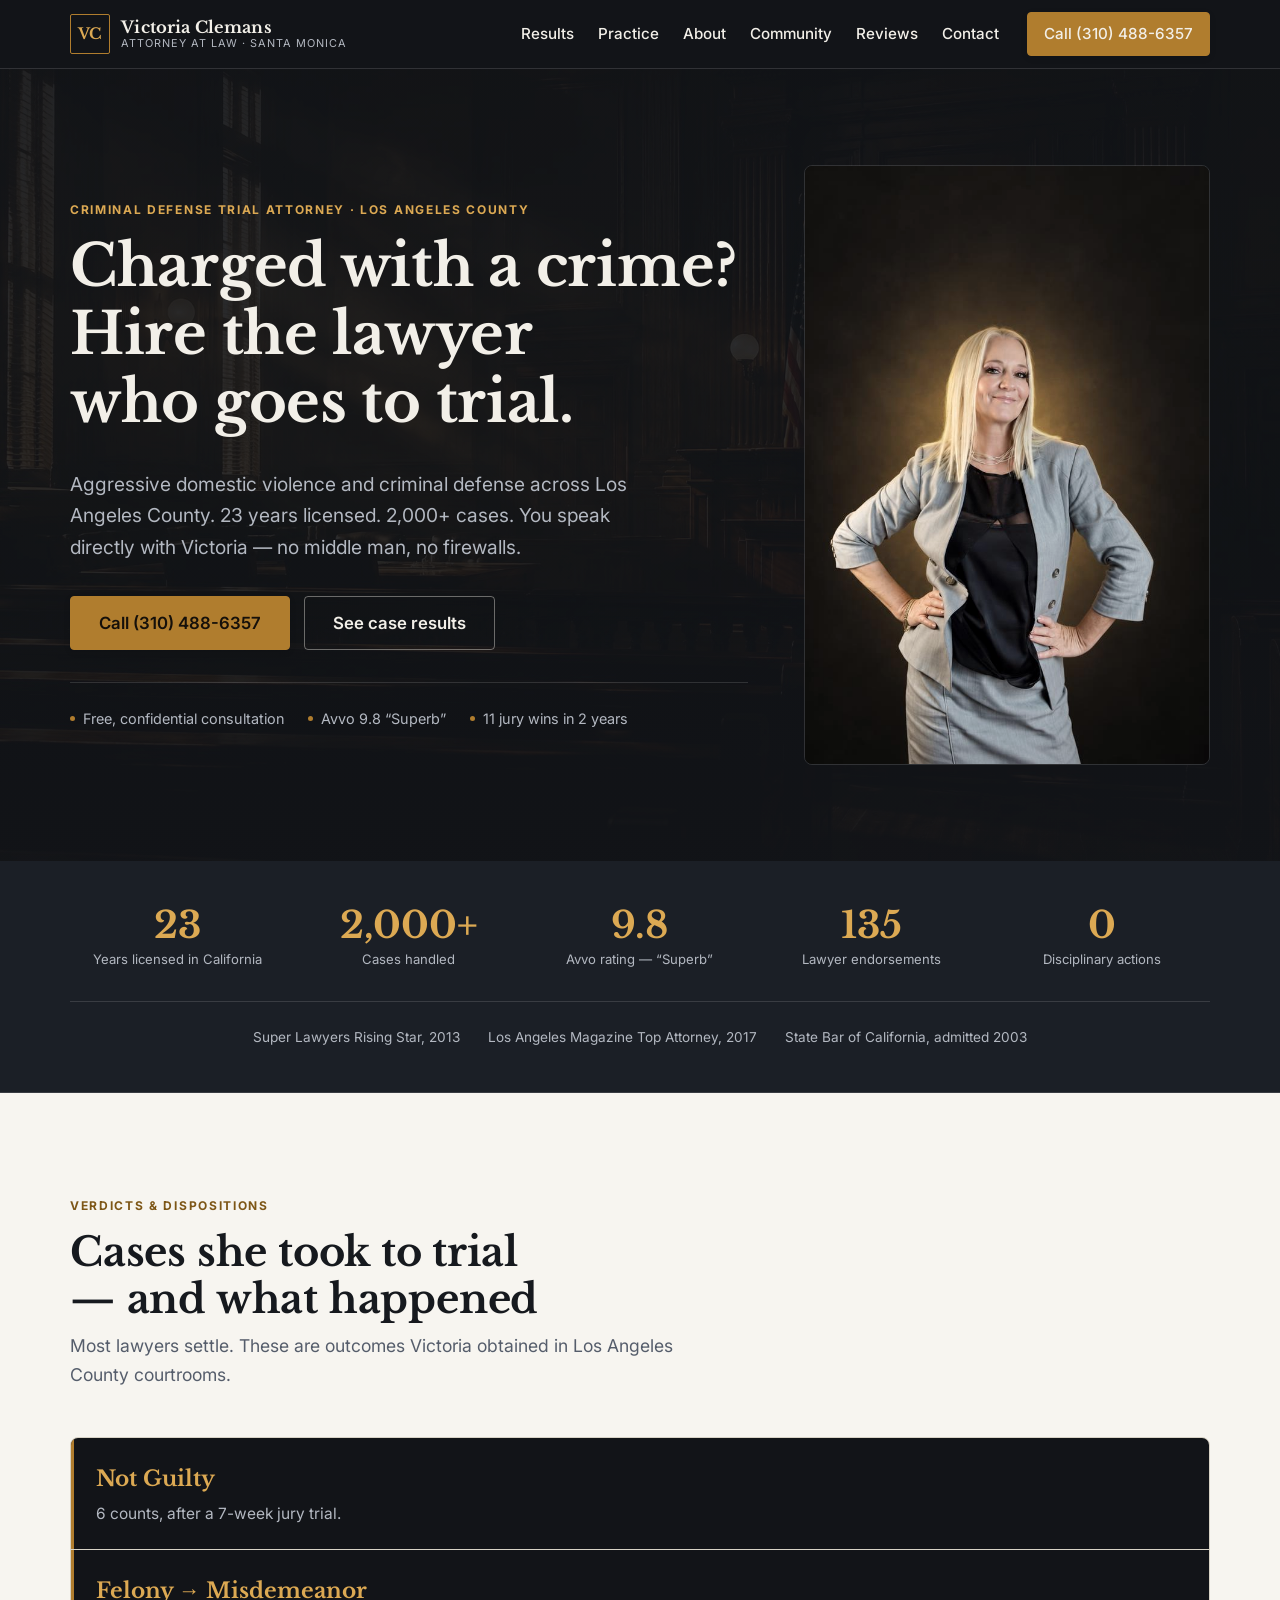
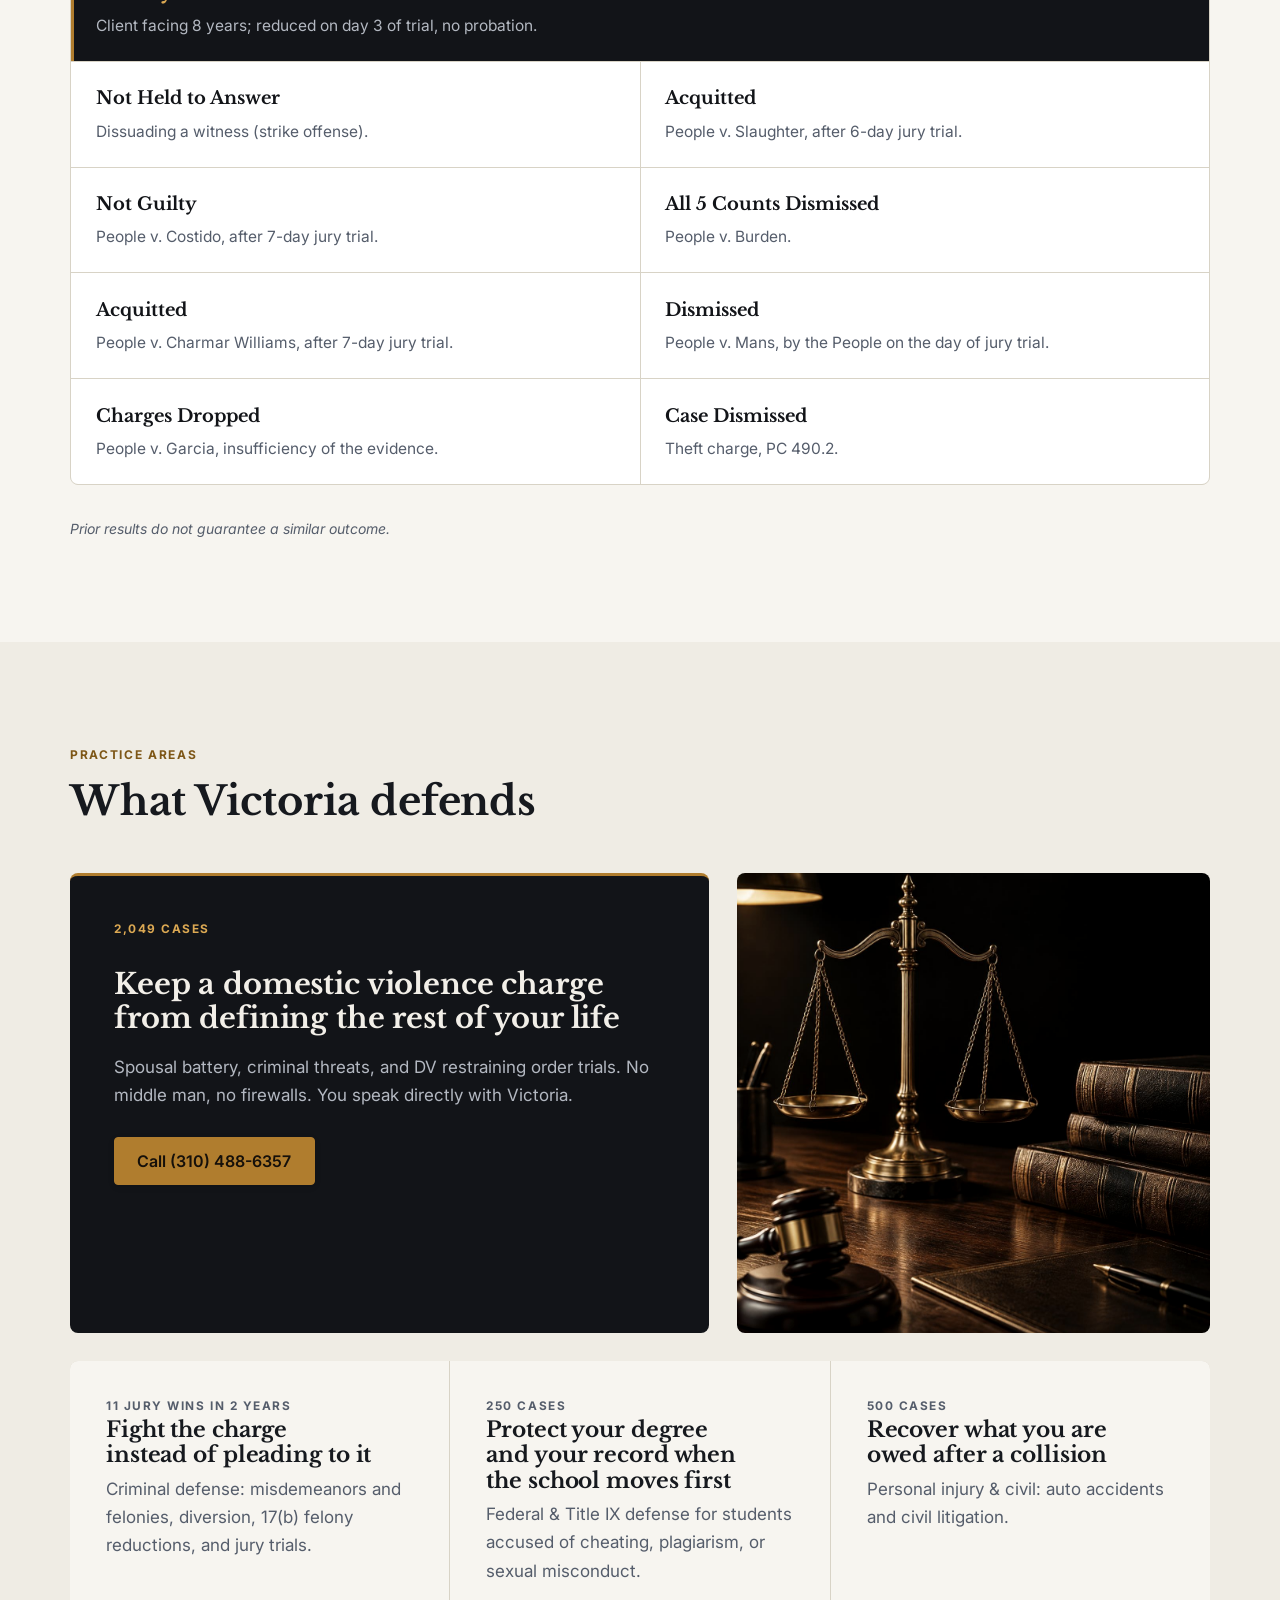
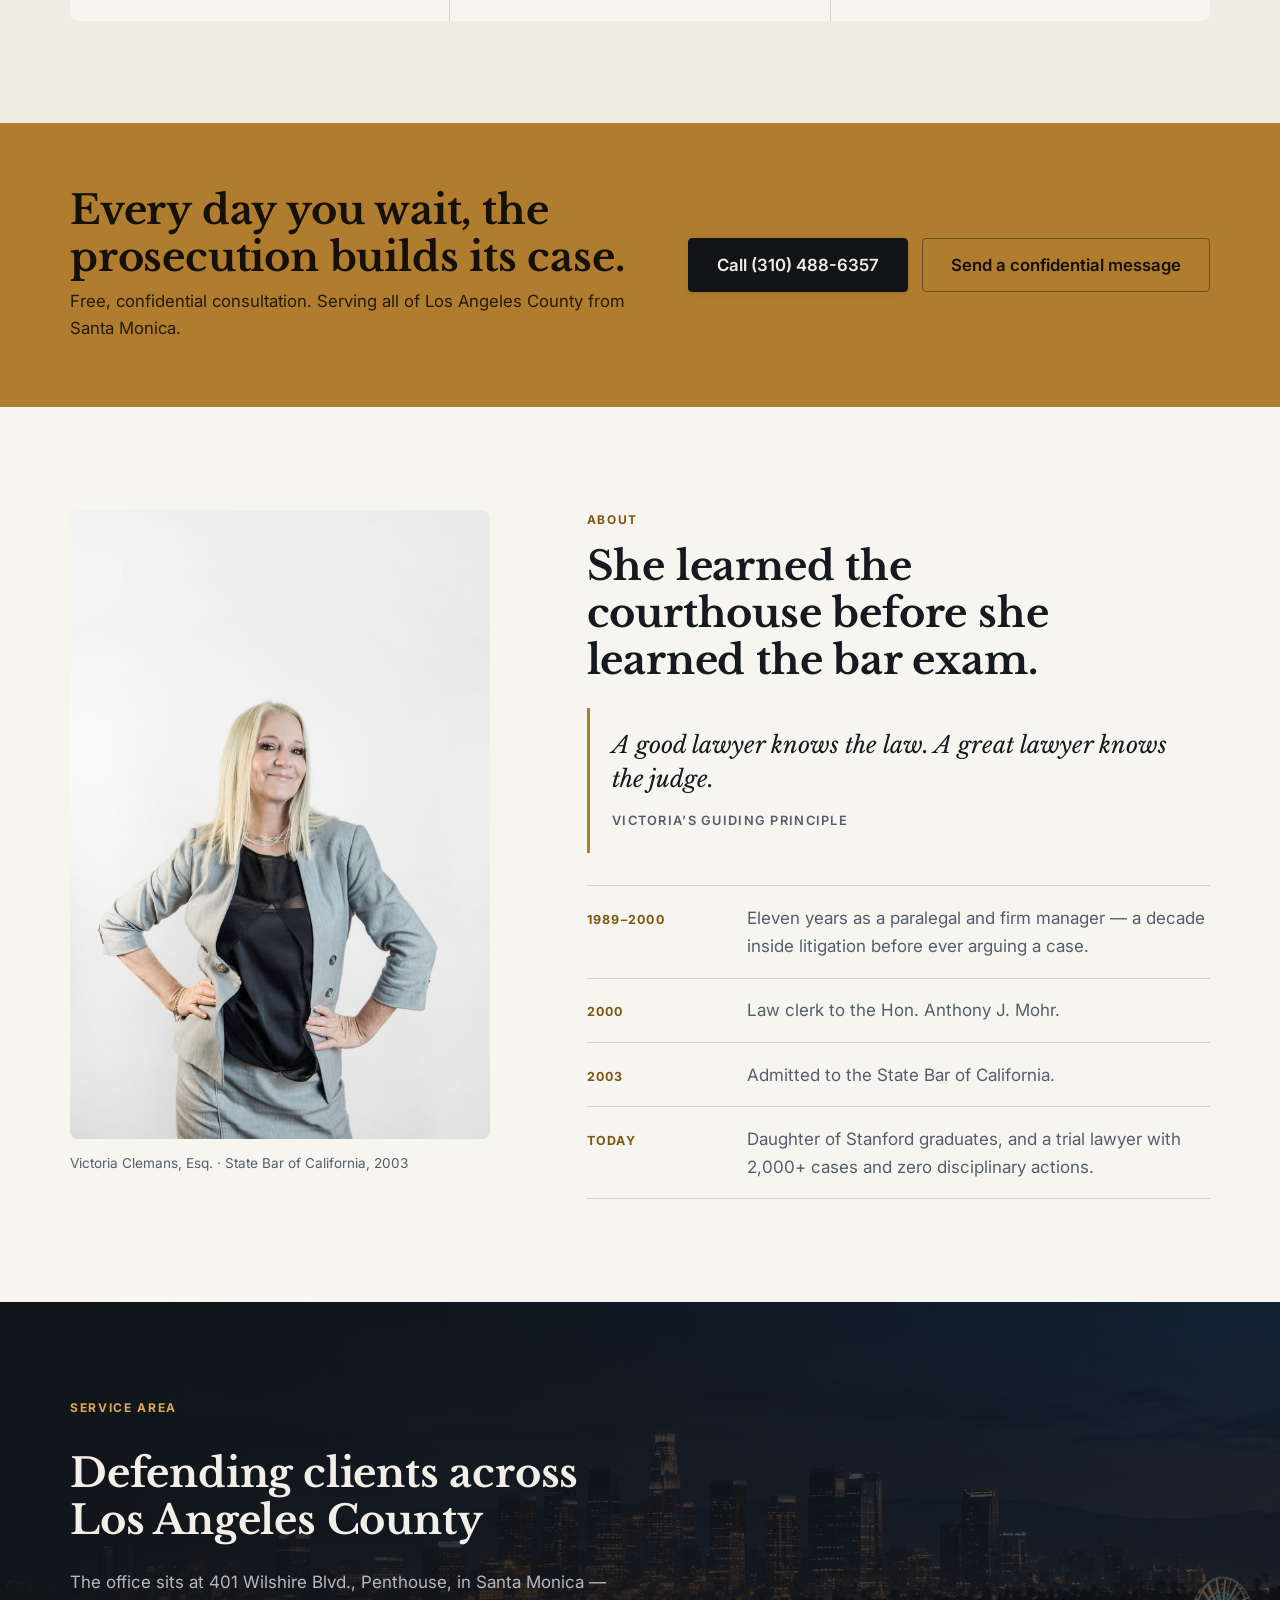
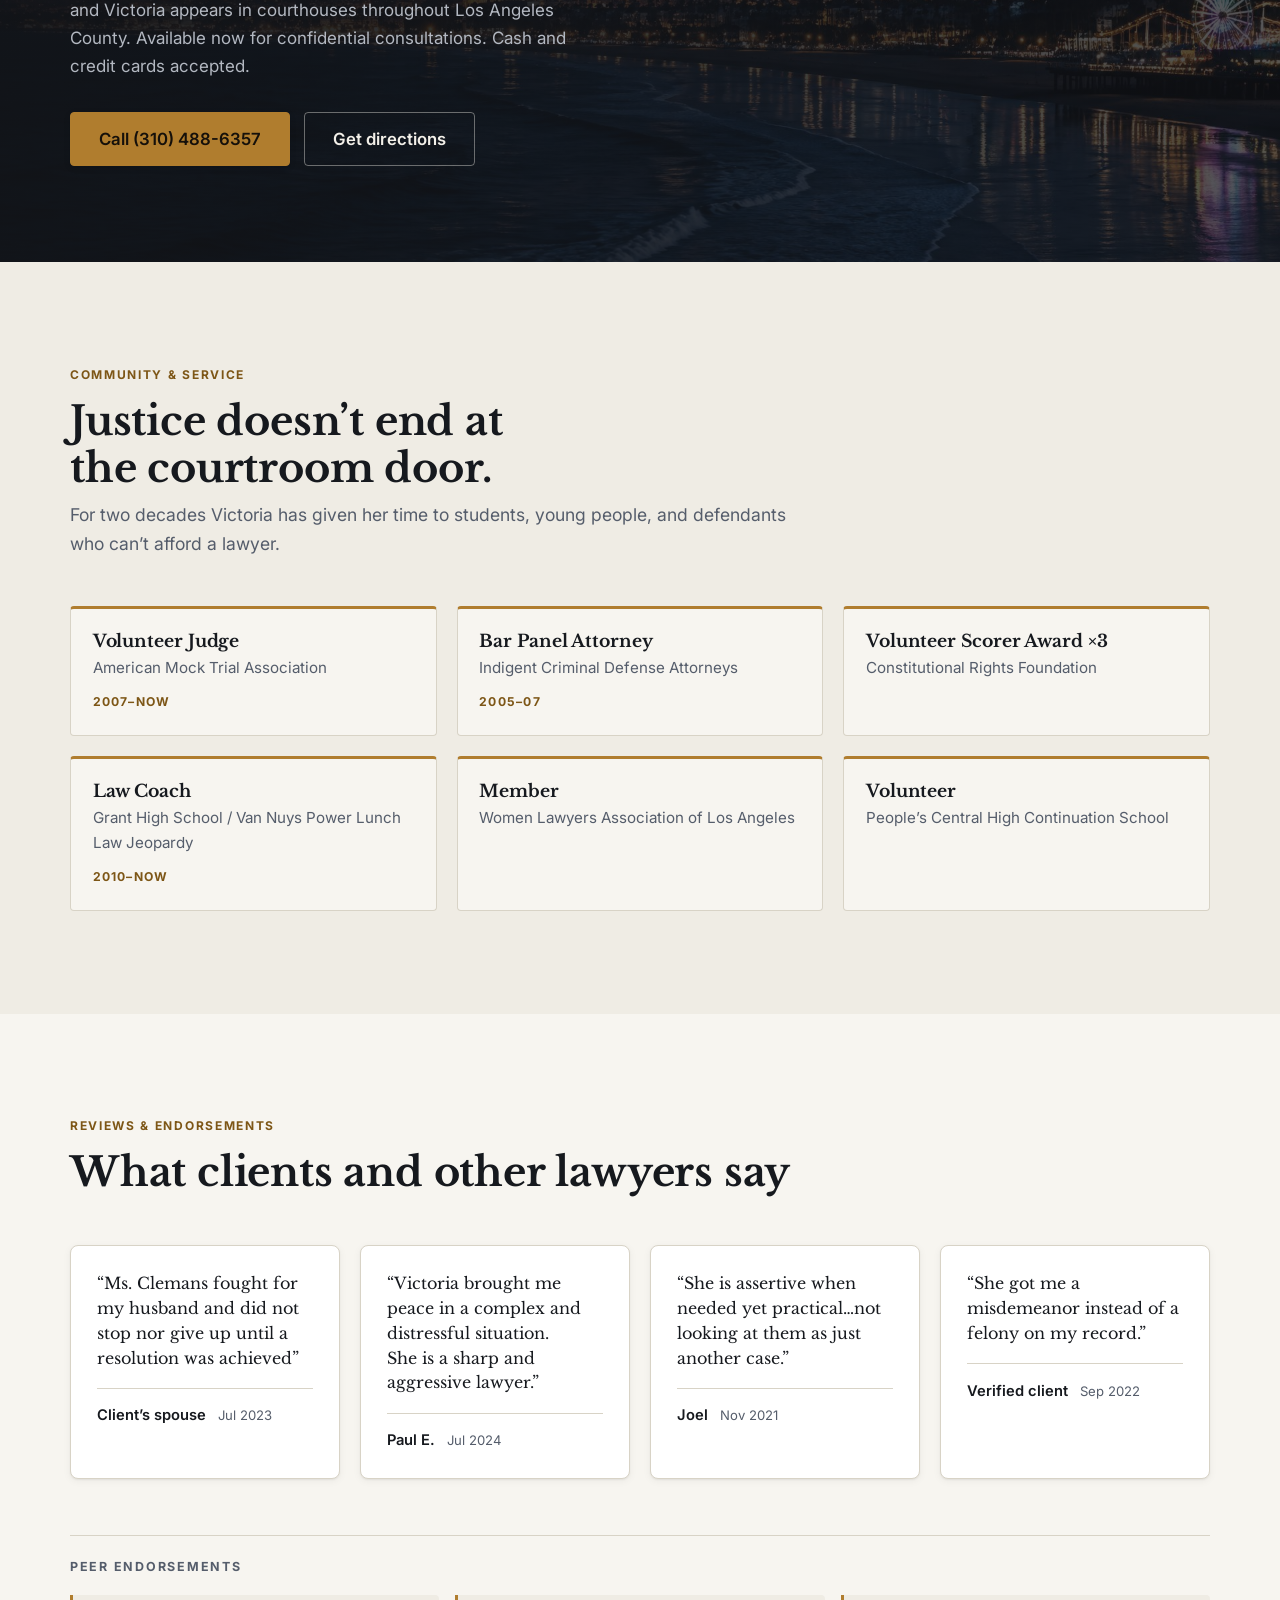
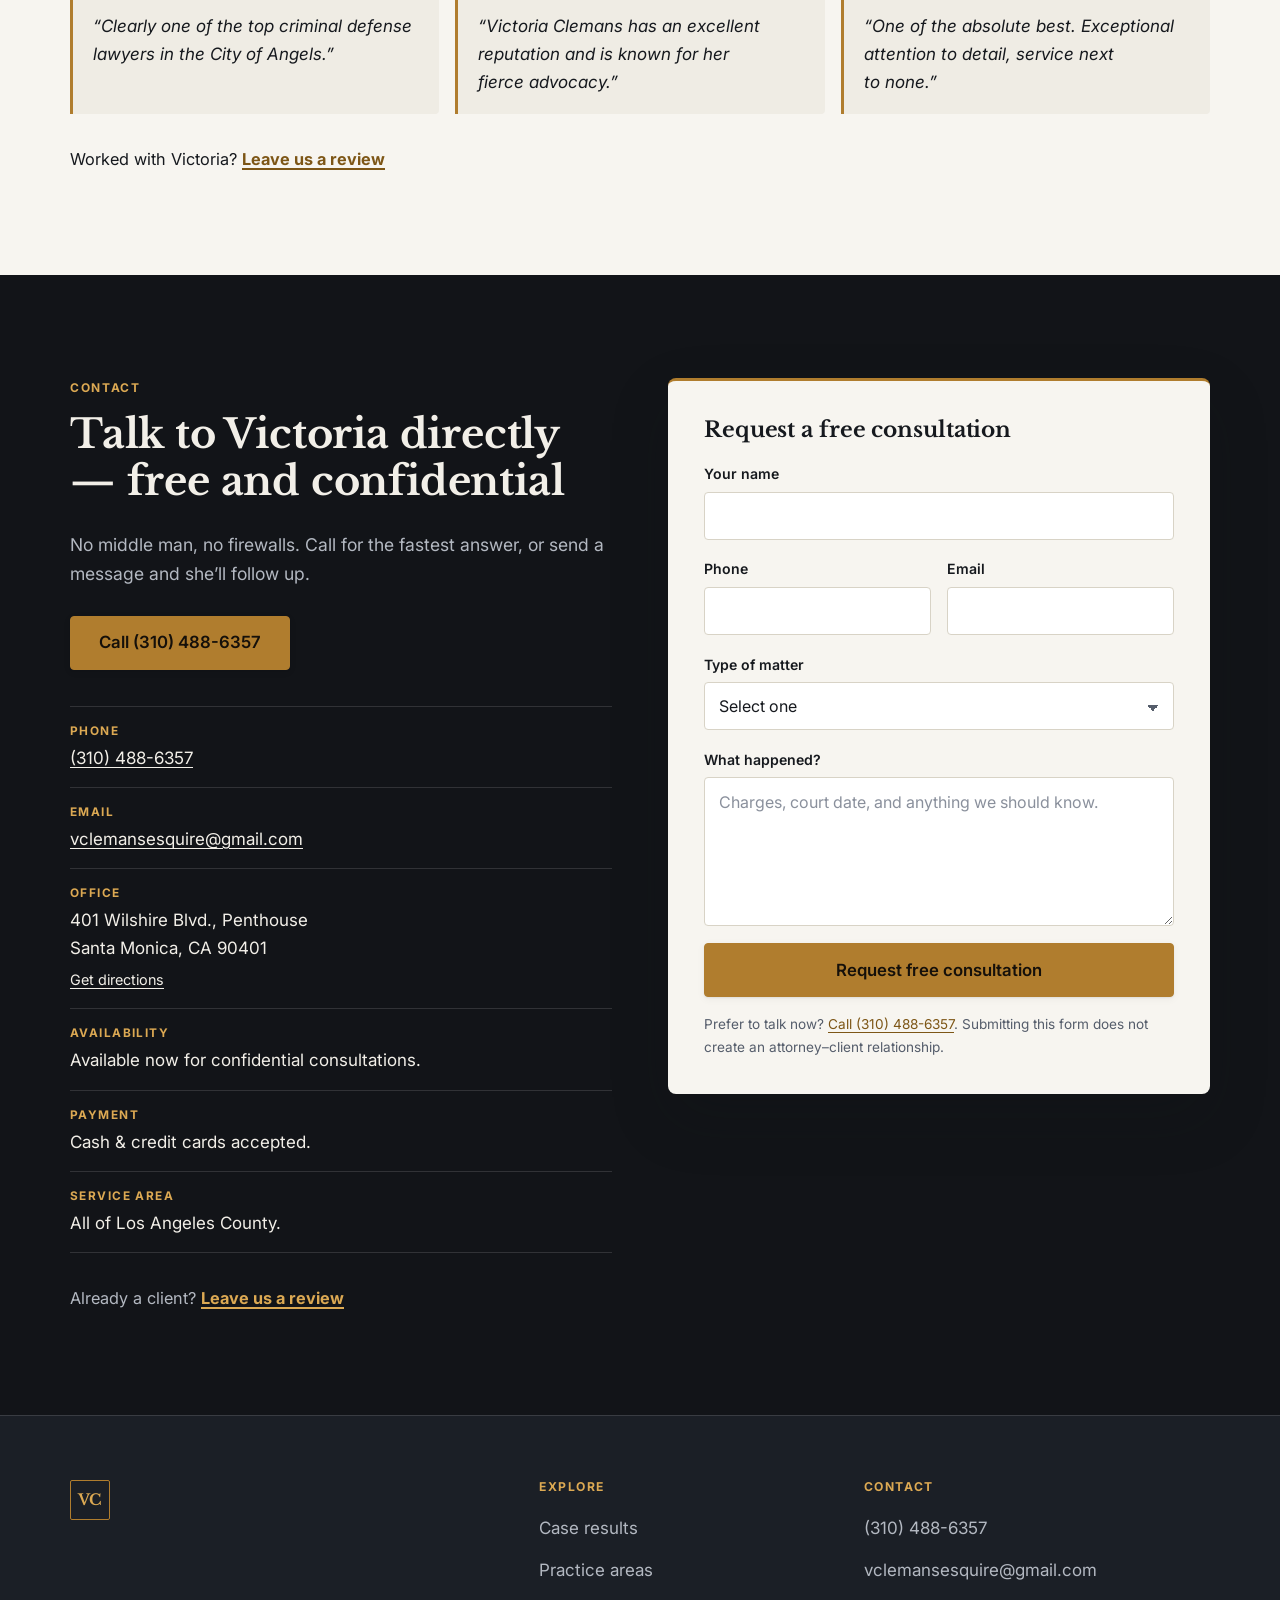
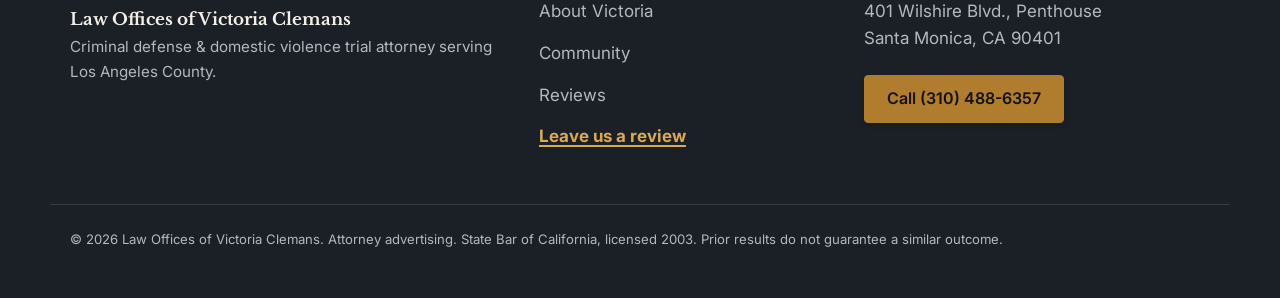
<file: index.html>
<!DOCTYPE html>
<html lang="en">
<head>
<meta charset="utf-8">
<meta name="viewport" content="width=device-width, initial-scale=1">
<title>Victoria Clemans, Esq. | Criminal Defense &amp; Domestic Violence Attorney — Santa Monica, Los Angeles County</title>
<meta name="description" content="Charged with a crime in Los Angeles County? Victoria Clemans is a criminal defense and domestic violence trial attorney in Santa Monica. 23 years licensed, 2,000+ cases. Free confidential consultation — call (310) 488-6357.">
<meta name="author" content="Law Offices of Victoria Clemans">
<meta name="robots" content="index, follow">
<meta name="theme-color" content="#121418">
<link rel="canonical" href="https://victoria-clemans-counsel.lovable.app/">

<meta property="og:type" content="website">
<meta property="og:site_name" content="Law Offices of Victoria Clemans">
<meta property="og:title" content="Victoria Clemans, Esq. | Criminal Defense Attorney, Los Angeles County">
<meta property="og:description" content="Aggressive domestic violence and criminal defense across Los Angeles County. 23 years licensed. 2,000+ cases. Free confidential consultation.">
<meta property="og:url" content="https://victoria-clemans-counsel.lovable.app/">
<meta property="og:image" content="assets/img/courtroom.jpg">
<meta property="og:locale" content="en_US">
<meta name="twitter:card" content="summary_large_image">
<meta name="twitter:title" content="Victoria Clemans, Esq. | Criminal Defense Attorney, Los Angeles County">
<meta name="twitter:description" content="Aggressive domestic violence and criminal defense across Los Angeles County. 23 years licensed. 2,000+ cases.">
<meta name="twitter:image" content="assets/img/courtroom.jpg">

<link rel="icon" href="favicon.svg" type="image/svg+xml">
<link rel="apple-touch-icon" href="favicon.svg">

<link rel="preconnect" href="https://fonts.googleapis.com">
<link rel="preconnect" href="https://fonts.gstatic.com" crossorigin>
<link rel="stylesheet" href="https://fonts.googleapis.com/css2?family=Libre+Baskerville:ital,wght@0,400;0,700;1,400&family=Inter:wght@400;500;600;700&display=swap">
<link rel="stylesheet" href="assets/css/styles.css">

<script type="application/ld+json">
{
  "@context": "https://schema.org",
  "@type": "Attorney",
  "name": "Law Offices of Victoria Clemans",
  "description": "Criminal defense and domestic violence trial attorney serving Los Angeles County from Santa Monica, California.",
  "telephone": "+1-310-488-6357",
  "email": "vclemansesquire@gmail.com",
  "url": "https://victoria-clemans-counsel.lovable.app/",
  "image": "assets/img/victoria-clemans.jpg",
  "priceRange": "Free consultation",
  "paymentAccepted": "Cash, Credit Card",
  "address": {
    "@type": "PostalAddress",
    "streetAddress": "401 Wilshire Blvd., Penthouse",
    "addressLocality": "Santa Monica",
    "addressRegion": "CA",
    "postalCode": "90401",
    "addressCountry": "US"
  },
  "areaServed": { "@type": "AdministrativeArea", "name": "Los Angeles County, California" },
  "knowsAbout": ["Domestic violence defense", "Criminal defense", "Jury trials", "Title IX defense", "Personal injury"]
}
</script>
</head>
<body>

<a class="skip-link" href="#main">Skip to main content</a>

<header class="site-header" id="top">
  <div class="wrap header-inner">
    <a class="brand" href="#top">
      <span class="brand-mark" aria-hidden="true">VC</span>
      <span class="brand-text">
        <strong>Victoria Clemans</strong>
        <small>Attorney at Law &middot; Santa Monica</small>
      </span>
    </a>

    <button class="nav-toggle" type="button" aria-expanded="false" aria-controls="primary-nav" aria-label="Open navigation menu">
      <span class="nav-toggle-bar" aria-hidden="true"></span>
      <span class="nav-toggle-bar" aria-hidden="true"></span>
      <span class="nav-toggle-bar" aria-hidden="true"></span>
    </button>

    <nav class="primary-nav" id="primary-nav" aria-label="Primary">
      <ul>
        <li><a href="#results">Results</a></li>
        <li><a href="#practice">Practice</a></li>
        <li><a href="#about">About</a></li>
        <li><a href="#community">Community</a></li>
        <li><a href="#reviews">Reviews</a></li>
        <li><a href="#contact">Contact</a></li>
      </ul>
      <a class="btn btn-primary btn-sm header-call" href="tel:+13104886357">Call (310) 488-6357</a>
    </nav>
  </div>
</header>

<main id="main">

  <!-- ============ HERO ============ -->
  <section class="hero" aria-labelledby="hero-title">
    <div class="hero-bg" aria-hidden="true"></div>
    <div class="wrap hero-inner">
      <div class="hero-copy">
        <p class="eyebrow">Criminal defense trial attorney &middot; Los Angeles County</p>
        <h1 id="hero-title">Charged with a crime? Hire the lawyer who goes to trial.</h1>
        <p class="hero-sub">Aggressive domestic violence and criminal defense across Los Angeles County. 23 years licensed. 2,000+ cases. You speak directly with Victoria — no middle man, no firewalls.</p>

        <div class="hero-actions">
          <a class="btn btn-primary btn-lg" href="tel:+13104886357">Call (310) 488-6357</a>
          <a class="btn btn-ghost btn-lg" href="#results">See case results</a>
        </div>

        <ul class="hero-trust">
          <li>Free, confidential consultation</li>
          <li>Avvo 9.8 &ldquo;Superb&rdquo;</li>
          <li>11 jury wins in 2 years</li>
        </ul>
      </div>

      <figure class="hero-portrait">
        <img src="assets/img/victoria-dark.jpg" width="672" height="992"
             alt="Victoria Clemans, criminal defense attorney, photographed in her Santa Monica law office" fetchpriority="high" decoding="async">
      </figure>
    </div>
  </section>

  <!-- ============ CREDENTIAL BAR ============ -->
  <section class="credbar" aria-label="Attorney credentials">
    <div class="wrap">
      <ul class="credbar-list">
        <li><strong>23</strong><span>Years licensed in California</span></li>
        <li><strong>2,000+</strong><span>Cases handled</span></li>
        <li><strong>9.8</strong><span>Avvo rating &mdash; &ldquo;Superb&rdquo;</span></li>
        <li><strong>135</strong><span>Lawyer endorsements</span></li>
        <li><strong>0</strong><span>Disciplinary actions</span></li>
      </ul>
      <p class="credbar-notes">
        <span>Super Lawyers Rising Star, 2013</span>
        <span>Los Angeles Magazine Top Attorney, 2017</span>
        <span>State Bar of California, admitted 2003</span>
      </p>
    </div>
  </section>

  <!-- ============ CASE RESULTS ============ -->
  <section class="section results" id="results" aria-labelledby="results-title">
    <div class="wrap">
      <header class="section-head">
        <p class="eyebrow">Verdicts &amp; dispositions</p>
        <h2 id="results-title">Cases she took to trial — and what happened</h2>
        <p class="section-lead">Most lawyers settle. These are outcomes Victoria obtained in Los Angeles County courtrooms.</p>
      </header>

      <ol class="result-list">
        <li class="result result-feature">
          <p class="result-verdict">Not Guilty</p>
          <p class="result-detail">6 counts, after a 7-week jury trial.</p>
        </li>
        <li class="result result-feature">
          <p class="result-verdict">Felony &rarr; Misdemeanor</p>
          <p class="result-detail">Client facing 8 years; reduced on day 3 of trial, no probation.</p>
        </li>
        <li class="result">
          <p class="result-verdict">Not Held to Answer</p>
          <p class="result-detail">Dissuading a witness (strike offense).</p>
        </li>
        <li class="result">
          <p class="result-verdict">Acquitted</p>
          <p class="result-detail">People v. Slaughter, after 6-day jury trial.</p>
        </li>
        <li class="result">
          <p class="result-verdict">Not Guilty</p>
          <p class="result-detail">People v. Costido, after 7-day jury trial.</p>
        </li>
        <li class="result">
          <p class="result-verdict">All 5 Counts Dismissed</p>
          <p class="result-detail">People v. Burden.</p>
        </li>
        <li class="result">
          <p class="result-verdict">Acquitted</p>
          <p class="result-detail">People v. Charmar Williams, after 7-day jury trial.</p>
        </li>
        <li class="result">
          <p class="result-verdict">Dismissed</p>
          <p class="result-detail">People v. Mans, by the People on the day of jury trial.</p>
        </li>
        <li class="result">
          <p class="result-verdict">Charges Dropped</p>
          <p class="result-detail">People v. Garcia, insufficiency of the evidence.</p>
        </li>
        <li class="result">
          <p class="result-verdict">Case Dismissed</p>
          <p class="result-detail">Theft charge, PC 490.2.</p>
        </li>
      </ol>

      <p class="disclaimer">Prior results do not guarantee a similar outcome.</p>
    </div>
  </section>

  <!-- ============ PRACTICE AREAS ============ -->
  <section class="section practice" id="practice" aria-labelledby="practice-title">
    <div class="wrap">
      <header class="section-head">
        <p class="eyebrow">Practice areas</p>
        <h2 id="practice-title">What Victoria defends</h2>
      </header>

      <div class="practice-lead">
        <article class="practice-major">
          <p class="practice-count">2,049 cases</p>
          <h3>Keep a domestic violence charge from defining the rest of your life</h3>
          <p>Spousal battery, criminal threats, and DV restraining order trials. No middle man, no firewalls. You speak directly with Victoria.</p>
          <a class="btn btn-primary" href="tel:+13104886357">Call (310) 488-6357</a>
        </article>

        <figure class="practice-figure">
          <img src="assets/img/scales.jpg" width="1200" height="1504" loading="lazy" decoding="async"
               alt="Scales of justice representing criminal defense and domestic violence trial work at the Law Offices of Victoria Clemans">
        </figure>
      </div>

      <div class="practice-rest">
        <article class="practice-item">
          <p class="practice-count">11 jury wins in 2 years</p>
          <h3>Fight the charge instead of pleading to it</h3>
          <p>Criminal defense: misdemeanors and felonies, diversion, 17(b) felony reductions, and jury trials.</p>
        </article>

        <article class="practice-item">
          <p class="practice-count">250 cases</p>
          <h3>Protect your degree and your record when the school moves first</h3>
          <p>Federal &amp; Title IX defense for students accused of cheating, plagiarism, or sexual misconduct.</p>
        </article>

        <article class="practice-item">
          <p class="practice-count">500 cases</p>
          <h3>Recover what you are owed after a collision</h3>
          <p>Personal injury &amp; civil: auto accidents and civil litigation.</p>
        </article>
      </div>
    </div>
  </section>

  <!-- ============ CTA BAND ============ -->
  <section class="cta-band" aria-labelledby="cta1-title">
    <div class="wrap cta-band-inner">
      <div>
        <h2 id="cta1-title">Every day you wait, the prosecution builds its case.</h2>
        <p>Free, confidential consultation. Serving all of Los Angeles County from Santa Monica.</p>
      </div>
      <div class="cta-band-actions">
        <a class="btn btn-primary btn-lg" href="tel:+13104886357">Call (310) 488-6357</a>
        <a class="btn btn-ghost btn-lg" href="#contact">Send a confidential message</a>
      </div>
    </div>
  </section>

  <!-- ============ ABOUT ============ -->
  <section class="section about" id="about" aria-labelledby="about-title">
    <div class="wrap about-grid">
      <figure class="about-figure">
        <img src="assets/img/victoria-clemans.jpg" width="641" height="960" loading="lazy" decoding="async"
             alt="Portrait of attorney Victoria Clemans, Esq., founder of the Law Offices of Victoria Clemans in Santa Monica">
        <figcaption>Victoria Clemans, Esq. &middot; State Bar of California, 2003</figcaption>
      </figure>

      <div class="about-copy">
        <p class="eyebrow">About</p>
        <h2 id="about-title">She learned the courthouse before she learned the bar exam.</h2>
        <blockquote class="pull-quote">
          <p>A good lawyer knows the law. A great lawyer knows the judge.</p>
          <cite>Victoria&rsquo;s guiding principle</cite>
        </blockquote>

        <ol class="timeline">
          <li>
            <span class="timeline-year">1989&ndash;2000</span>
            <p>Eleven years as a paralegal and firm manager — a decade inside litigation before ever arguing a case.</p>
          </li>
          <li>
            <span class="timeline-year">2000</span>
            <p>Law clerk to the Hon. Anthony J. Mohr.</p>
          </li>
          <li>
            <span class="timeline-year">2003</span>
            <p>Admitted to the State Bar of California.</p>
          </li>
          <li>
            <span class="timeline-year">Today</span>
            <p>Daughter of Stanford graduates, and a trial lawyer with 2,000+ cases and zero disciplinary actions.</p>
          </li>
        </ol>
      </div>
    </div>
  </section>

  <!-- ============ SERVICE AREA ============ -->
  <section class="section area" aria-labelledby="area-title">
    <div class="area-media">
      <img src="assets/img/la-night.jpg" width="1920" height="912" loading="lazy" decoding="async"
           alt="Los Angeles skyline at night, the county-wide service area of the Law Offices of Victoria Clemans">
    </div>
    <div class="wrap area-inner">
      <div class="area-card">
        <p class="eyebrow">Service area</p>
        <h2 id="area-title">Defending clients across Los Angeles County</h2>
        <p>The office sits at 401 Wilshire Blvd., Penthouse, in Santa Monica — and Victoria appears in courthouses throughout Los Angeles County. Available now for confidential consultations. Cash and credit cards accepted.</p>
        <div class="area-actions">
          <a class="btn btn-primary btn-lg" href="tel:+13104886357">Call (310) 488-6357</a>
          <a class="btn btn-ghost btn-lg" href="https://www.google.com/maps/search/?api=1&amp;query=401+Wilshire+Blvd+Penthouse+Santa+Monica+CA+90401" target="_blank" rel="noopener">Get directions</a>
        </div>
      </div>
    </div>
  </section>

  <!-- ============ COMMUNITY ============ -->
  <section class="section community" id="community" aria-labelledby="community-title">
    <div class="wrap">
      <header class="section-head">
        <p class="eyebrow">Community &amp; service</p>
        <h2 id="community-title">Justice doesn&rsquo;t end at the courtroom door.</h2>
        <p class="section-lead">For two decades Victoria has given her time to students, young people, and defendants who can&rsquo;t afford a lawyer.</p>
      </header>

      <ul class="community-list">
        <li>
          <h3>Volunteer Judge</h3>
          <p>American Mock Trial Association</p>
          <span class="community-years">2007&ndash;Now</span>
        </li>
        <li>
          <h3>Bar Panel Attorney</h3>
          <p>Indigent Criminal Defense Attorneys</p>
          <span class="community-years">2005&ndash;07</span>
        </li>
        <li>
          <h3>Volunteer Scorer Award &times;3</h3>
          <p>Constitutional Rights Foundation</p>
        </li>
        <li>
          <h3>Law Coach</h3>
          <p>Grant High School / Van Nuys Power Lunch Law Jeopardy</p>
          <span class="community-years">2010&ndash;Now</span>
        </li>
        <li>
          <h3>Member</h3>
          <p>Women Lawyers Association of Los Angeles</p>
        </li>
        <li>
          <h3>Volunteer</h3>
          <p>People&rsquo;s Central High Continuation School</p>
        </li>
      </ul>
    </div>
  </section>

  <!-- ============ REVIEWS ============ -->
  <section class="section reviews" id="reviews" aria-labelledby="reviews-title">
    <div class="wrap">
      <header class="section-head">
        <p class="eyebrow">Reviews &amp; endorsements</p>
        <h2 id="reviews-title">What clients and other lawyers say</h2>
      </header>

      <div class="review-grid">
        <blockquote class="review">
          <p>Ms. Clemans fought for my husband and did not stop nor give up until a resolution was achieved</p>
          <footer><cite>Client&rsquo;s spouse</cite> <span>Jul 2023</span></footer>
        </blockquote>
        <blockquote class="review">
          <p>Victoria brought me peace in a complex and distressful situation. She is a sharp and aggressive lawyer.</p>
          <footer><cite>Paul E.</cite> <span>Jul 2024</span></footer>
        </blockquote>
        <blockquote class="review">
          <p>She is assertive when needed yet practical&hellip;not looking at them as just another case.</p>
          <footer><cite>Joel</cite> <span>Nov 2021</span></footer>
        </blockquote>
        <blockquote class="review">
          <p>She got me a misdemeanor instead of a felony on my record.</p>
          <footer><cite>Verified client</cite> <span>Sep 2022</span></footer>
        </blockquote>
      </div>

      <h3 class="subhead">Peer endorsements</h3>
      <div class="peer-grid">
        <blockquote class="peer"><p>Clearly one of the top criminal defense lawyers in the City of Angels.</p></blockquote>
        <blockquote class="peer"><p>Victoria Clemans has an excellent reputation and is known for her fierce advocacy.</p></blockquote>
        <blockquote class="peer"><p>One of the absolute best. Exceptional attention to detail, service next to none.</p></blockquote>
      </div>

      <p class="review-cta">
        Worked with Victoria? <a class="review-link" href="/review">Leave us a review</a>
      </p>
    </div>
  </section>

  <!-- ============ CONTACT ============ -->
  <section class="section contact" id="contact" aria-labelledby="contact-title">
    <div class="wrap contact-grid">

      <div class="contact-info">
        <p class="eyebrow">Contact</p>
        <h2 id="contact-title">Talk to Victoria directly — free and confidential</h2>
        <p class="section-lead">No middle man, no firewalls. Call for the fastest answer, or send a message and she&rsquo;ll follow up.</p>

        <a class="btn btn-primary btn-lg contact-call" href="tel:+13104886357">Call (310) 488-6357</a>

        <dl class="contact-list">
          <div>
            <dt>Phone</dt>
            <dd><a href="tel:+13104886357">(310) 488-6357</a></dd>
          </div>
          <div>
            <dt>Email</dt>
            <dd><a href="mailto:vclemansesquire@gmail.com">vclemansesquire@gmail.com</a></dd>
          </div>
          <div>
            <dt>Office</dt>
            <dd>
              <address>401 Wilshire Blvd., Penthouse<br>Santa Monica, CA 90401</address>
              <a class="inline-link" href="https://www.google.com/maps/search/?api=1&amp;query=401+Wilshire+Blvd+Penthouse+Santa+Monica+CA+90401" target="_blank" rel="noopener">Get directions</a>
            </dd>
          </div>
          <div>
            <dt>Availability</dt>
            <dd>Available now for confidential consultations.</dd>
          </div>
          <div>
            <dt>Payment</dt>
            <dd>Cash &amp; credit cards accepted.</dd>
          </div>
          <div>
            <dt>Service area</dt>
            <dd>All of Los Angeles County.</dd>
          </div>
        </dl>

        <p class="review-cta contact-review">
          Already a client? <a class="review-link" href="/review">Leave us a review</a>
        </p>
      </div>

      <div class="contact-form-wrap">
        <div class="form-card">
          <h3 id="form-title">Request a free consultation</h3>

          <div class="form-status" id="form-status" role="status" aria-live="polite" hidden>
            <strong>Thanks, your message was sent.</strong>
            <span>Victoria will follow up as soon as possible. For anything urgent, call <a href="tel:+13104886357">(310) 488-6357</a>.</span>
          </div>

          <form id="contact-form" method="POST" action="https://vision.leadrai.com/api/forms/ceefb0a93a5066b1f0e7af9fc1d9cb65" aria-labelledby="form-title">
            <input type="hidden" name="_form" value="Contact">
            <input type="hidden" name="_page" id="form-page" value="">
            <input type="text" name="_gotcha" tabindex="-1" autocomplete="off" style="display:none" aria-hidden="true">

            <div class="field">
              <label for="f-name">Your name</label>
              <input type="text" id="f-name" name="name" autocomplete="name" required>
            </div>

            <div class="field-row">
              <div class="field">
                <label for="f-phone">Phone</label>
                <input type="tel" id="f-phone" name="phone" autocomplete="tel" required>
              </div>
              <div class="field">
                <label for="f-email">Email</label>
                <input type="email" id="f-email" name="email" autocomplete="email" required>
              </div>
            </div>

            <div class="field">
              <label for="f-matter">Type of matter</label>
              <select id="f-matter" name="Type of matter">
                <option value="">Select one</option>
                <option>Domestic violence</option>
                <option>Criminal defense (misdemeanor or felony)</option>
                <option>Federal or Title IX</option>
                <option>Personal injury or civil</option>
                <option>Not sure / something else</option>
              </select>
            </div>

            <div class="field">
              <label for="f-message">What happened?</label>
              <textarea id="f-message" name="What happened" rows="5" placeholder="Charges, court date, and anything we should know."></textarea>
            </div>

            <button class="btn btn-primary btn-lg btn-block" type="submit">Request free consultation</button>
            <p class="form-note">Prefer to talk now? <a href="tel:+13104886357">Call (310) 488-6357</a>. Submitting this form does not create an attorney&ndash;client relationship.</p>
          </form>
        </div>
      </div>

    </div>
  </section>

</main>

<footer class="site-footer">
  <div class="wrap footer-grid">
    <div class="footer-brand">
      <span class="brand-mark" aria-hidden="true">VC</span>
      <p><strong>Law Offices of Victoria Clemans</strong><br>
      Criminal defense &amp; domestic violence trial attorney serving Los Angeles County.</p>
    </div>

    <nav class="footer-nav" aria-label="Footer">
      <h2>Explore</h2>
      <ul>
        <li><a href="#results">Case results</a></li>
        <li><a href="#practice">Practice areas</a></li>
        <li><a href="#about">About Victoria</a></li>
        <li><a href="#community">Community</a></li>
        <li><a href="#reviews">Reviews</a></li>
        <li><a href="/review" class="review-link">Leave us a review</a></li>
      </ul>
    </nav>

    <div class="footer-contact">
      <h2>Contact</h2>
      <ul>
        <li><a href="tel:+13104886357">(310) 488-6357</a></li>
        <li><a href="mailto:vclemansesquire@gmail.com">vclemansesquire@gmail.com</a></li>
        <li><address>401 Wilshire Blvd., Penthouse<br>Santa Monica, CA 90401</address></li>
      </ul>
      <a class="btn btn-primary" href="tel:+13104886357">Call (310) 488-6357</a>
    </div>
  </div>

  <div class="wrap footer-legal">
    <p>&copy; 2026 Law Offices of Victoria Clemans. Attorney advertising. State Bar of California, licensed 2003. Prior results do not guarantee a similar outcome.</p>
  </div>
</footer>

<div class="mobile-cta" role="region" aria-label="Call Victoria Clemans">
  <a class="btn btn-primary btn-block" href="tel:+13104886357">Call (310) 488-6357</a>
</div>

<script src="assets/js/main.js" defer></script>
<script defer src="https://static.cloudflareinsights.com/beacon.min.js" data-cf-beacon='{"token": "0a932598fc5b4cc9baf156d875620bd1"}'></script>
<script defer data-lv-track src="https://vision.leadrai.com/api/forms/ceefb0a93a5066b1f0e7af9fc1d9cb65/t.js"></script>
</body>
</html>
</file>
<file: assets/css/styles.css>
/* ==========================================================================
   Law Offices of Victoria Clemans — criminal defense, Santa Monica
   Visual direction: restrained, authoritative legal. Ink + warm paper,
   one brass accent reserved for actions. Serif headings, sans body.
   ========================================================================== */

:root {
  /* Ink scale */
  --ink:        #121418;
  --ink-2:      #1b1f26;
  --ink-3:      #272c35;
  --ink-line:   rgba(255, 255, 255, .13);

  /* Paper scale */
  --paper:      #f7f5f0;
  --paper-2:    #efece4;
  --paper-3:    #e3dfd4;
  --paper-line: #d8d3c6;

  /* Text */
  --text:       #16191e;
  --text-mute:  #555d6b;
  --on-dark:    #f2efe8;
  --on-dark-mute: #b3b8c1;

  /* Accent — brass */
  --brass:        #b07d2e;
  --brass-strong: #63440f;  /* AA text-hover on paper   */
  --brass-hover:  #c79440;  /* button hover bg — lifts contrast vs dark label */
  --brass-ink:    #7d5616;  /* AA text on paper */
  --brass-light:  #dca953;  /* AA text on ink   */

  --radius:    4px;
  --radius-lg: 8px;
  --wrap:      1180px;
  --gutter:    1.25rem;

  --shadow-sm: 0 1px 2px rgba(18, 20, 24, .06), 0 2px 8px rgba(18, 20, 24, .05);
  --shadow-md: 0 8px 28px rgba(18, 20, 24, .10);
  --shadow-lg: 0 24px 60px rgba(18, 20, 24, .18);

  --serif: "Libre Baskerville", Georgia, "Times New Roman", serif;
  --sans:  "Inter", system-ui, -apple-system, "Segoe UI", Roboto, Helvetica, Arial, sans-serif;

  --ease: cubic-bezier(.22, .61, .36, 1);
}

/* ------------------------------- Reset ---------------------------------- */
*, *::before, *::after { box-sizing: border-box; }

html {
  -webkit-text-size-adjust: 100%;
  scroll-behavior: smooth;
  scroll-padding-top: 5rem;
}

body {
  margin: 0;
  background: var(--paper);
  color: var(--text);
  font-family: var(--sans);
  font-size: 1.0625rem;     /* 17px */
  line-height: 1.65;
  -webkit-font-smoothing: antialiased;
  overflow-x: hidden;
}

img { max-width: 100%; height: auto; display: block; }

h1, h2, h3 {
  font-family: var(--serif);
  font-weight: 700;
  line-height: 1.18;
  letter-spacing: -.005em;
  margin: 0 0 .6em;
  text-wrap: balance;
}

h1 { font-size: clamp(2.05rem, 6.2vw, 3.6rem); }
h2 { font-size: clamp(1.65rem, 4vw, 2.5rem); }
h3 { font-size: clamp(1.12rem, 2.2vw, 1.35rem); }

p { margin: 0 0 1.1em; text-wrap: pretty; }
p:last-child { margin-bottom: 0; }

ul, ol { margin: 0; padding: 0; list-style: none; }

a { color: var(--brass-ink); text-decoration-thickness: 1px; text-underline-offset: 3px; }
a:hover { color: var(--brass-strong); }

address { font-style: normal; }

:focus-visible {
  outline: 3px solid var(--brass);
  outline-offset: 3px;
  border-radius: 2px;
}

.skip-link {
  position: absolute;
  left: -9999px;
  top: 0;
  z-index: 999;
  background: var(--ink);
  color: var(--on-dark);
  padding: .9rem 1.25rem;
  font-weight: 600;
  text-decoration: none;
}
.skip-link:focus { left: .5rem; top: .5rem; }

.wrap {
  width: 100%;
  max-width: var(--wrap);
  margin-inline: auto;
  padding-inline: var(--gutter);
}

.eyebrow {
  font-family: var(--sans);
  font-size: .75rem;
  font-weight: 700;
  letter-spacing: .14em;
  text-transform: uppercase;
  color: var(--brass-ink);
  margin: 0 0 .85rem;
}

.section { padding: clamp(3.5rem, 8vw, 6.5rem) 0; }

.section-head { max-width: 46rem; margin-bottom: clamp(2rem, 4vw, 3rem); }
.section-head h2 { margin-bottom: .5rem; }
.section-lead { font-size: 1.1rem; color: var(--text-mute); margin: 0; }

.subhead {
  font-family: var(--sans);
  font-size: .78rem;
  font-weight: 700;
  letter-spacing: .14em;
  text-transform: uppercase;
  color: var(--text-mute);
  margin: clamp(2.5rem, 5vw, 3.5rem) 0 1.25rem;
  padding-top: 1.5rem;
  border-top: 1px solid var(--paper-line);
}

.disclaimer {
  margin-top: 2rem;
  font-size: .875rem;
  color: var(--text-mute);
  font-style: italic;
}

/* ------------------------------ Buttons --------------------------------- */
.btn {
  display: inline-flex;
  align-items: center;
  justify-content: center;
  gap: .5rem;
  min-height: 48px;
  padding: .75rem 1.4rem;
  border: 1px solid transparent;
  border-radius: var(--radius);
  font-family: var(--sans);
  font-size: 1rem;
  font-weight: 600;
  line-height: 1.2;
  text-align: center;
  text-decoration: none;
  cursor: pointer;
  transition: background-color .18s var(--ease), color .18s var(--ease),
              border-color .18s var(--ease), transform .18s var(--ease);
}

.btn-primary {
  background: var(--brass);
  border-color: var(--brass);
  color: #15100a;
  box-shadow: var(--shadow-sm);
}
.btn-primary:hover {
  background: var(--brass-hover);
  border-color: var(--brass-hover);
  color: #15100a;
  transform: translateY(-1px);
}

.btn-ghost {
  background: transparent;
  border-color: currentColor;
  color: var(--text);
}
.btn-ghost:hover { background: rgba(18, 20, 24, .06); color: var(--text); }

.btn-lg { min-height: 54px; padding: .95rem 1.75rem; font-size: 1.05rem; }
.btn-sm { min-height: 44px; padding: .6rem 1rem; font-size: .92rem; }
.btn-block { width: 100%; }

/* ------------------------------ Header ---------------------------------- */
.site-header {
  position: sticky;
  top: 0;
  z-index: 100;
  background: var(--ink);
  border-bottom: 1px solid var(--ink-line);
}

.header-inner {
  display: flex;
  align-items: center;
  justify-content: space-between;
  gap: 1rem;
  min-height: 68px;
  padding-block: .6rem;
}

.brand {
  display: inline-flex;
  align-items: center;
  gap: .7rem;
  color: var(--on-dark);
  text-decoration: none;
  min-height: 44px;
}

.brand-mark {
  display: grid;
  place-items: center;
  flex: 0 0 auto;
  width: 40px;
  height: 40px;
  border: 1px solid var(--brass);
  border-radius: 2px;
  color: var(--brass-light);
  font-family: var(--serif);
  font-size: .95rem;
  font-weight: 700;
  letter-spacing: .02em;
}

.brand-text { display: flex; flex-direction: column; line-height: 1.2; }
.brand-text strong {
  font-family: var(--serif);
  font-size: 1.02rem;
  font-weight: 700;
  letter-spacing: .01em;
}
.brand-text small {
  font-size: .68rem;
  letter-spacing: .09em;
  text-transform: uppercase;
  color: var(--on-dark-mute);
}

.nav-toggle {
  display: inline-flex;
  flex-direction: column;
  justify-content: center;
  gap: 5px;
  width: 46px;
  height: 46px;
  padding: 0 11px;
  background: transparent;
  border: 1px solid var(--ink-line);
  border-radius: var(--radius);
  cursor: pointer;
}
.nav-toggle-bar {
  display: block;
  height: 2px;
  background: var(--on-dark);
  transition: transform .2s var(--ease), opacity .2s var(--ease);
}
.nav-toggle[aria-expanded="true"] .nav-toggle-bar:nth-child(1) { transform: translateY(7px) rotate(45deg); }
.nav-toggle[aria-expanded="true"] .nav-toggle-bar:nth-child(2) { opacity: 0; }
.nav-toggle[aria-expanded="true"] .nav-toggle-bar:nth-child(3) { transform: translateY(-7px) rotate(-45deg); }

.primary-nav {
  display: none;
  position: absolute;
  left: 0;
  right: 0;
  top: 100%;
  background: var(--ink-2);
  border-bottom: 1px solid var(--ink-line);
  padding: 1rem var(--gutter) 1.4rem;
  box-shadow: var(--shadow-lg);
}
.primary-nav.is-open { display: block; }

.primary-nav ul { display: flex; flex-direction: column; }
.primary-nav li { border-bottom: 1px solid var(--ink-line); }
.primary-nav a {
  display: flex;
  align-items: center;
  min-height: 50px;
  color: var(--on-dark);
  font-weight: 500;
  text-decoration: none;
}
.primary-nav a:hover, .primary-nav a[aria-current="true"] { color: var(--brass-light); }
.header-call { margin-top: 1.1rem; width: 100%; }

/* --------------------------------- Hero --------------------------------- */
.hero {
  position: relative;
  background: var(--ink);
  color: var(--on-dark);
  overflow: hidden;
  isolation: isolate;
}

.hero-bg {
  position: absolute;
  inset: 0;
  z-index: -1;
  background-image:
    linear-gradient(to bottom, rgba(18, 20, 24, .93) 0%, rgba(18, 20, 24, .88) 55%, rgba(18, 20, 24, .97) 100%),
    url("../img/courtroom.jpg");
  background-size: cover;
  background-position: center 35%;
}

.hero-inner {
  display: grid;
  gap: clamp(2rem, 5vw, 3.5rem);
  padding-block: clamp(3rem, 9vw, 6rem);
}

.hero .eyebrow { color: var(--brass-light); }

#hero-title { margin-bottom: .55em; }

.hero-sub {
  font-size: clamp(1.05rem, 2.4vw, 1.2rem);
  color: var(--on-dark-mute);
  max-width: 36rem;
  margin-bottom: 2rem;
}

.hero-actions { display: flex; flex-wrap: wrap; gap: .85rem; }
.hero .btn-ghost { color: var(--on-dark); border-color: rgba(242, 239, 232, .4); }
.hero .btn-ghost:hover { background: rgba(242, 239, 232, .1); color: var(--on-dark); }

.hero-trust {
  display: flex;
  flex-wrap: wrap;
  gap: .5rem 1.5rem;
  margin-top: 2rem;
  padding-top: 1.5rem;
  border-top: 1px solid var(--ink-line);
  font-size: .9rem;
  color: var(--on-dark-mute);
}
.hero-trust li { display: flex; align-items: center; gap: .5rem; }
.hero-trust li::before {
  content: "";
  width: 5px; height: 5px;
  border-radius: 50%;
  background: var(--brass);
  flex: 0 0 auto;
}

.hero-portrait { margin: 0; }
.hero-portrait img {
  width: 100%;
  max-width: 380px;
  margin-inline: auto;   /* centred while the hero is a single column */
  border-radius: var(--radius-lg);
  border: 1px solid var(--ink-line);
  filter: grayscale(.18) contrast(1.04);
  object-fit: cover;
  aspect-ratio: 672 / 992;
}

/* ------------------------------ Cred bar -------------------------------- */
.credbar {
  background: var(--ink-2);
  color: var(--on-dark);
  padding: clamp(2rem, 4vw, 2.75rem) 0;
  border-bottom: 1px solid var(--ink-line);
}

.credbar-list {
  display: grid;
  grid-template-columns: repeat(2, 1fr);
  gap: 1.5rem 1rem;
}
.credbar-list li { text-align: center; }
.credbar-list strong {
  display: block;
  font-family: var(--serif);
  font-size: clamp(1.7rem, 5vw, 2.3rem);
  font-weight: 700;
  color: var(--brass-light);
  line-height: 1.1;
}
.credbar-list span {
  display: block;
  margin-top: .3rem;
  font-size: .82rem;
  color: var(--on-dark-mute);
  line-height: 1.4;
}

.credbar-notes {
  display: flex;
  flex-wrap: wrap;
  justify-content: center;
  gap: .4rem 1.75rem;
  margin: 2rem 0 0;
  padding-top: 1.5rem;
  border-top: 1px solid var(--ink-line);
  font-size: .85rem;
  color: var(--on-dark-mute);
  text-align: center;
}

/* ------------------------------- Results -------------------------------- */
.results { background: var(--paper); }

.result-list {
  display: grid;
  gap: 1px;
  background: var(--paper-line);
  border: 1px solid var(--paper-line);
  border-radius: var(--radius-lg);
  overflow: hidden;
}

.result {
  background: #fff;
  padding: 1.4rem 1.35rem;
  border-left: 3px solid transparent;
  transition: border-color .18s var(--ease), background-color .18s var(--ease);
}
.result:hover { border-left-color: var(--brass); background: #fffdf9; }

.result-verdict {
  font-family: var(--serif);
  font-size: 1.12rem;
  font-weight: 700;
  color: var(--ink);
  margin: 0 0 .3rem;
}
.result-detail { margin: 0; color: var(--text-mute); font-size: .97rem; }

.result-feature { background: var(--ink); border-left-color: var(--brass); }
.result-feature:hover { background: var(--ink-2); }
.result-feature .result-verdict { color: var(--brass-light); font-size: 1.35rem; }
.result-feature .result-detail { color: var(--on-dark-mute); }

/* ------------------------------ Practice -------------------------------- */
.practice { background: var(--paper-2); }

.practice-lead { display: grid; gap: 1.75rem; margin-bottom: 1.75rem; }

.practice-major {
  background: var(--ink);
  color: var(--on-dark);
  padding: clamp(1.75rem, 4vw, 2.75rem);
  border-radius: var(--radius-lg);
  border-top: 3px solid var(--brass);
}
.practice-major h3 {
  color: var(--on-dark);
  font-size: clamp(1.35rem, 3vw, 1.8rem);
}
.practice-major p { color: var(--on-dark-mute); margin-bottom: 1.75rem; }

.practice-count {
  font-family: var(--sans);
  font-size: .74rem;
  font-weight: 700;
  letter-spacing: .13em;
  text-transform: uppercase;
  color: var(--brass-ink);
  margin: 0 0 .7rem;
}
.practice-major .practice-count { color: var(--brass-light); }

.practice-figure { margin: 0; }
.practice-figure img {
  width: 100%;
  height: 100%;
  min-height: 240px;
  max-height: 460px;
  object-fit: cover;
  object-position: center;
  border-radius: var(--radius-lg);
  filter: grayscale(.25) contrast(1.03);
}

.practice-rest { display: grid; gap: 1px; background: var(--paper-line); border-radius: var(--radius-lg); overflow: hidden; }

.practice-item {
  background: var(--paper);
  padding: clamp(1.5rem, 3vw, 2.25rem);
}
.practice-item h3 { margin-bottom: .45rem; }
.practice-item p { color: var(--text-mute); margin: 0; }

/* ------------------------------ CTA band -------------------------------- */
.cta-band {
  background: var(--brass);
  color: #15100a;
  padding: clamp(2.5rem, 6vw, 4rem) 0;
}
.cta-band-inner { display: grid; gap: 1.75rem; align-items: center; }
.cta-band h2 { margin-bottom: .4rem; color: #15100a; }
.cta-band p { margin: 0; font-size: 1.05rem; color: #241a08; }
.cta-band-actions { display: flex; flex-wrap: wrap; gap: .85rem; }
.cta-band .btn-primary { background: var(--ink); border-color: var(--ink); color: var(--on-dark); }
.cta-band .btn-primary:hover { background: #000; border-color: #000; color: #fff; }
.cta-band .btn-ghost { color: #15100a; border-color: rgba(21, 16, 10, .45); }
.cta-band .btn-ghost:hover { background: rgba(21, 16, 10, .1); color: #15100a; }

/* -------------------------------- About --------------------------------- */
.about { background: var(--paper); }
.about-grid { display: grid; gap: clamp(2rem, 5vw, 3.5rem); align-items: start; }

.about-figure { margin: 0; }
.about-figure img {
  width: 100%;
  max-width: 420px;
  border-radius: var(--radius-lg);
  object-fit: cover;
  aspect-ratio: 641 / 960;
}
.about-figure figcaption {
  margin-top: .85rem;
  font-size: .85rem;
  color: var(--text-mute);
  max-width: 420px;
}

.pull-quote {
  margin: 0 0 2rem;
  padding: 1.25rem 0 1.25rem 1.4rem;
  border-left: 3px solid var(--brass);
}
.pull-quote p {
  font-family: var(--serif);
  font-size: clamp(1.15rem, 2.6vw, 1.45rem);
  font-style: italic;
  line-height: 1.45;
  margin: 0 0 .6rem;
}
.pull-quote cite {
  font-style: normal;
  font-size: .8rem;
  font-weight: 600;
  letter-spacing: .1em;
  text-transform: uppercase;
  color: var(--text-mute);
}

.timeline { display: grid; gap: 0; }
.timeline li {
  display: grid;
  grid-template-columns: 1fr;
  gap: .2rem;
  padding: 1.1rem 0;
  border-top: 1px solid var(--paper-line);
}
.timeline li:last-child { border-bottom: 1px solid var(--paper-line); }
.timeline-year {
  font-family: var(--sans);
  font-size: .78rem;
  font-weight: 700;
  letter-spacing: .1em;
  text-transform: uppercase;
  color: var(--brass-ink);
}
.timeline p { margin: 0; color: var(--text-mute); }

/* ----------------------------- Service area ------------------------------ */
.area {
  position: relative;
  padding: 0;
  background: var(--ink);
  isolation: isolate;
}
.area-media { position: absolute; inset: 0; z-index: -1; }
.area-media::after {
  content: "";
  position: absolute;
  inset: 0;
  background: linear-gradient(to right, rgba(18, 20, 24, .95) 0%, rgba(18, 20, 24, .82) 60%, rgba(18, 20, 24, .7) 100%);
}
.area-media img { width: 100%; height: 100%; object-fit: cover; object-position: center; }

.area-inner { padding-block: clamp(3.5rem, 8vw, 6rem); }
.area-card { max-width: 34rem; color: var(--on-dark); }
.area-card .eyebrow { color: var(--brass-light); }
.area-card h2 { color: var(--on-dark); }
.area-card p { color: var(--on-dark-mute); margin-bottom: 2rem; }
.area-actions { display: flex; flex-wrap: wrap; gap: .85rem; }
.area .btn-ghost { color: var(--on-dark); border-color: rgba(242, 239, 232, .4); }
.area .btn-ghost:hover { background: rgba(242, 239, 232, .1); color: var(--on-dark); }

/* ------------------------------ Community -------------------------------- */
.community { background: var(--paper-2); }
.community-list { display: grid; gap: 1.25rem; }
.community-list li {
  background: var(--paper);
  border: 1px solid var(--paper-line);
  border-top: 3px solid var(--brass);
  border-radius: var(--radius);
  padding: 1.35rem;
}
.community-list h3 { font-size: 1.08rem; margin-bottom: .25rem; }
.community-list p { margin: 0; color: var(--text-mute); font-size: .95rem; }
.community-years {
  display: inline-block;
  margin-top: .7rem;
  font-size: .76rem;
  font-weight: 700;
  letter-spacing: .1em;
  text-transform: uppercase;
  color: var(--brass-ink);
}

/* ------------------------------- Reviews --------------------------------- */
.reviews { background: var(--paper); }
.review-grid { display: grid; gap: 1.25rem; }

.review {
  margin: 0;
  background: #fff;
  border: 1px solid var(--paper-line);
  border-radius: var(--radius-lg);
  padding: 1.6rem;
  box-shadow: var(--shadow-sm);
}
.review p {
  font-family: var(--serif);
  font-size: 1.05rem;
  line-height: 1.55;
  margin: 0 0 1.1rem;
}
.review p::before { content: "\201C"; }
.review p::after  { content: "\201D"; }
.review footer {
  display: flex;
  flex-wrap: wrap;
  align-items: baseline;
  gap: .5rem .75rem;
  padding-top: .9rem;
  border-top: 1px solid var(--paper-line);
}
.review cite { font-style: normal; font-weight: 600; font-size: .92rem; }
.review footer span { font-size: .82rem; color: var(--text-mute); }

.peer-grid { display: grid; gap: 1rem; }
.peer {
  margin: 0;
  padding: 1.1rem 1.25rem;
  background: var(--paper-2);
  border-left: 3px solid var(--brass);
  border-radius: 0 var(--radius) var(--radius) 0;
}
.peer p { margin: 0; font-style: italic; color: var(--text); }
.peer p::before { content: "\201C"; }
.peer p::after  { content: "\201D"; }

.review-cta {
  margin-top: 2rem;
  font-size: 1.02rem;
}
.review-link {
  font-weight: 700;
  color: var(--brass-ink);
  text-decoration: underline;
  text-decoration-thickness: 2px;
  text-underline-offset: 3px;
}
.review-link:hover { color: var(--brass-strong); }

/* ------------------------------- Contact --------------------------------- */
.contact { background: var(--ink); color: var(--on-dark); }
.contact-grid { display: grid; gap: clamp(2.25rem, 5vw, 3.5rem); align-items: start; }
.contact .eyebrow { color: var(--brass-light); }
.contact h2 { color: var(--on-dark); }
.contact .section-lead { color: var(--on-dark-mute); }

.contact-call { margin: 1.75rem 0 .5rem; }

.contact-list { margin: 1.75rem 0 0; display: grid; gap: 0; }
.contact-list > div {
  display: grid;
  gap: .15rem;
  padding: .95rem 0;
  border-top: 1px solid var(--ink-line);
}
.contact-list > div:last-child { border-bottom: 1px solid var(--ink-line); }
.contact-list dt {
  font-size: .74rem;
  font-weight: 700;
  letter-spacing: .12em;
  text-transform: uppercase;
  color: var(--brass-light);
}
.contact-list dd { margin: 0; color: var(--on-dark); }
.contact-list a { color: var(--on-dark); text-decoration: underline; text-underline-offset: 3px; }
.contact-list a:hover { color: var(--brass-light); }
.inline-link { display: inline-block; margin-top: .35rem; font-size: .9rem; }

.contact-review { color: var(--on-dark-mute); }
.contact-review .review-link { color: var(--brass-light); }
.contact-review .review-link:hover { color: #efc47d; }

/* --------------------------------- Form ---------------------------------- */
.form-card {
  background: var(--paper);
  color: var(--text);
  border-radius: var(--radius-lg);
  border-top: 3px solid var(--brass);
  padding: clamp(1.5rem, 4vw, 2.25rem);
  box-shadow: var(--shadow-lg);
}
.form-card h3 { margin-bottom: 1.25rem; }

/* `display:grid` would otherwise defeat the [hidden] attribute. */
[hidden] { display: none !important; }

.form-status {
  display: grid;
  gap: .3rem;
  margin-bottom: 1.5rem;
  padding: 1rem 1.15rem;
  background: #eaf4ec;
  border: 1px solid #b8d9c1;
  border-left: 3px solid #2f7d4f;
  border-radius: var(--radius);
  color: #1d4b31;
}
.form-status strong { font-size: 1.02rem; }
.form-status span { font-size: .92rem; }
.form-status a { color: #1d4b31; }

.field { display: grid; gap: .4rem; margin-bottom: 1.1rem; }
.field-row { display: grid; gap: 0; }

.field label {
  font-size: .88rem;
  font-weight: 600;
  color: var(--text);
}

.field input,
.field select,
.field textarea {
  width: 100%;
  min-height: 48px;
  padding: .7rem .85rem;
  font-family: var(--sans);
  font-size: 1rem;
  color: var(--text);
  background: #fff;
  border: 1px solid var(--paper-line);
  border-radius: var(--radius);
  transition: border-color .16s var(--ease), box-shadow .16s var(--ease);
}
.field textarea { min-height: 120px; resize: vertical; line-height: 1.55; }
.field select { appearance: none; background-image: linear-gradient(45deg, transparent 50%, var(--text-mute) 50%), linear-gradient(135deg, var(--text-mute) 50%, transparent 50%); background-position: calc(100% - 20px) calc(50% + 2px), calc(100% - 14px) calc(50% + 2px); background-size: 6px 6px, 6px 6px; background-repeat: no-repeat; padding-right: 2.5rem; }

.field input:focus,
.field select:focus,
.field textarea:focus {
  outline: none;
  border-color: var(--brass);
  box-shadow: 0 0 0 3px rgba(176, 125, 46, .25);
}
.field input::placeholder, .field textarea::placeholder { color: #8a909c; }

.form-note { margin: 1rem 0 0; font-size: .85rem; color: var(--text-mute); }

/* -------------------------------- Footer --------------------------------- */
.site-footer {
  background: var(--ink-2);
  color: var(--on-dark-mute);
  padding-top: clamp(2.5rem, 6vw, 4rem);
  padding-bottom: 6.5rem; /* space for mobile call bar */
  border-top: 1px solid var(--ink-line);
}

.footer-grid { display: grid; gap: 2.25rem; }

.footer-brand { display: grid; gap: .9rem; justify-items: start; }
.footer-brand p { margin: 0; font-size: .95rem; }
.footer-brand strong { color: var(--on-dark); font-family: var(--serif); font-size: 1.05rem; }

.site-footer h2 {
  font-family: var(--sans);
  font-size: .76rem;
  font-weight: 700;
  letter-spacing: .13em;
  text-transform: uppercase;
  color: var(--brass-light);
  margin-bottom: .9rem;
}

.site-footer ul { display: grid; gap: .1rem; }
.site-footer li a,
.footer-contact address {
  display: inline-flex;
  align-items: center;
  min-height: 40px;
  color: var(--on-dark-mute);
  text-decoration: none;
}
.footer-contact address { align-items: flex-start; line-height: 1.6; padding-block: .4rem; }
.site-footer li a:hover { color: var(--brass-light); text-decoration: underline; text-underline-offset: 3px; }
.site-footer .review-link { color: var(--brass-light); text-decoration: underline; text-decoration-thickness: 2px; }
.site-footer .review-link:hover { color: #efc47d; }
.footer-contact .btn { margin-top: 1rem; }

.footer-legal {
  margin-top: clamp(2rem, 5vw, 3rem);
  padding-top: 1.5rem;
  border-top: 1px solid var(--ink-line);
}
.footer-legal p { margin: 0; font-size: .82rem; line-height: 1.6; }

/* ---------------------------- Mobile call bar ---------------------------- */
.mobile-cta {
  position: fixed;
  left: 0; right: 0; bottom: 0;
  z-index: 90;
  padding: .6rem var(--gutter) calc(.6rem + env(safe-area-inset-bottom, 0px));
  background: rgba(18, 20, 24, .97);
  border-top: 1px solid var(--ink-line);
}

/* ------------------------------ Breakpoints ------------------------------ */
@media (min-width: 560px) {
  .credbar-list { grid-template-columns: repeat(3, 1fr); }
  .field-row { grid-template-columns: 1fr 1fr; gap: 0 1rem; }
  .timeline li { grid-template-columns: 9rem 1fr; gap: 1rem; align-items: baseline; }
  .community-list { grid-template-columns: repeat(2, 1fr); }
  .review-grid { grid-template-columns: repeat(2, 1fr); }
}

@media (min-width: 860px) {
  .result-list { grid-template-columns: repeat(2, 1fr); }
  .result-feature { grid-column: span 2; }
  .practice-rest { grid-template-columns: repeat(3, 1fr); }
  .peer-grid { grid-template-columns: repeat(3, 1fr); }
  .community-list { grid-template-columns: repeat(3, 1fr); }
  .footer-grid { grid-template-columns: 1.5fr 1fr 1.2fr; }
  .cta-band-inner { grid-template-columns: 1.4fr auto; }
  .practice-lead { grid-template-columns: 1.35fr 1fr; align-items: stretch; }
  .about-grid { grid-template-columns: .85fr 1.15fr; }
  .contact-grid { grid-template-columns: 1fr 1fr; }
}

@media (min-width: 1000px) {
  .nav-toggle { display: none; }

  .primary-nav {
    display: flex;
    align-items: center;
    gap: 1.75rem;
    position: static;
    background: transparent;
    border: 0;
    padding: 0;
    box-shadow: none;
  }
  .primary-nav ul { flex-direction: row; gap: 1.5rem; }
  .primary-nav li { border: 0; }
  .primary-nav a {
    min-height: 44px;
    font-size: .95rem;
    position: relative;
  }
  .primary-nav a::after {
    content: "";
    position: absolute;
    left: 0; right: 0; bottom: 10px;
    height: 2px;
    background: var(--brass);
    transform: scaleX(0);
    transform-origin: left;
    transition: transform .2s var(--ease);
  }
  .primary-nav a:hover::after,
  .primary-nav a[aria-current="true"]::after { transform: scaleX(1); }

  .header-call { margin-top: 0; width: auto; }

  .mobile-cta { display: none; }
  .site-footer { padding-bottom: clamp(2rem, 4vw, 3rem); }

  .hero-inner { grid-template-columns: 1.25fr .75fr; align-items: center; }
  .hero-portrait { justify-self: end; }
  .hero-portrait img { max-width: 100%; }

  .credbar-list { grid-template-columns: repeat(5, 1fr); }

  .review-grid { grid-template-columns: repeat(4, 1fr); }
  .review p { font-size: 1rem; }
}

/* --------------------------- Reduced motion ------------------------------ */
@media (prefers-reduced-motion: reduce) {
  html { scroll-behavior: auto; }
  *, *::before, *::after {
    animation-duration: .001ms !important;
    animation-iteration-count: 1 !important;
    transition-duration: .001ms !important;
    scroll-behavior: auto !important;
  }
  .btn:hover { transform: none; }
}

/* -------------------------------- Print ---------------------------------- */
@media print {
  .site-header, .mobile-cta, .nav-toggle, .hero-bg, .area-media { display: none !important; }
  body { background: #fff; color: #000; }
  .contact, .hero, .credbar, .practice-major, .result-feature { background: #fff !important; color: #000 !important; }
}
</file>
